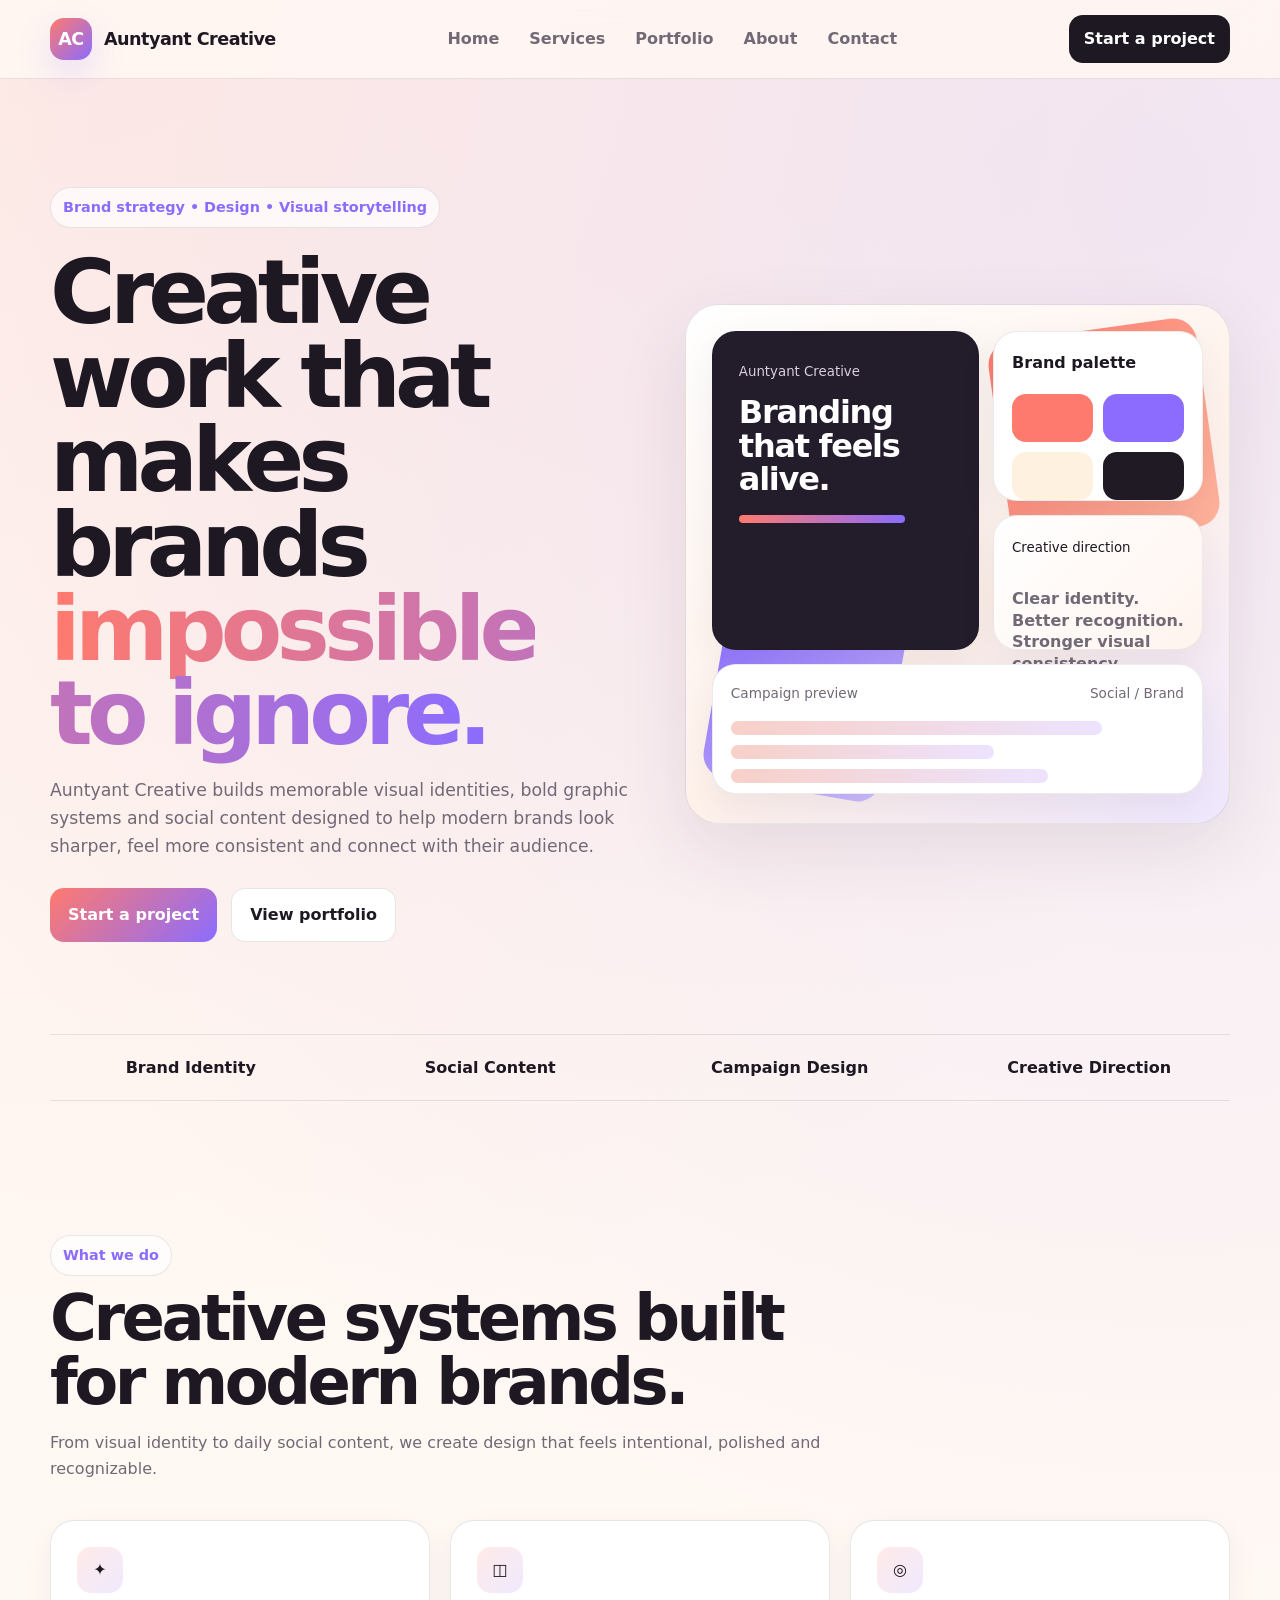
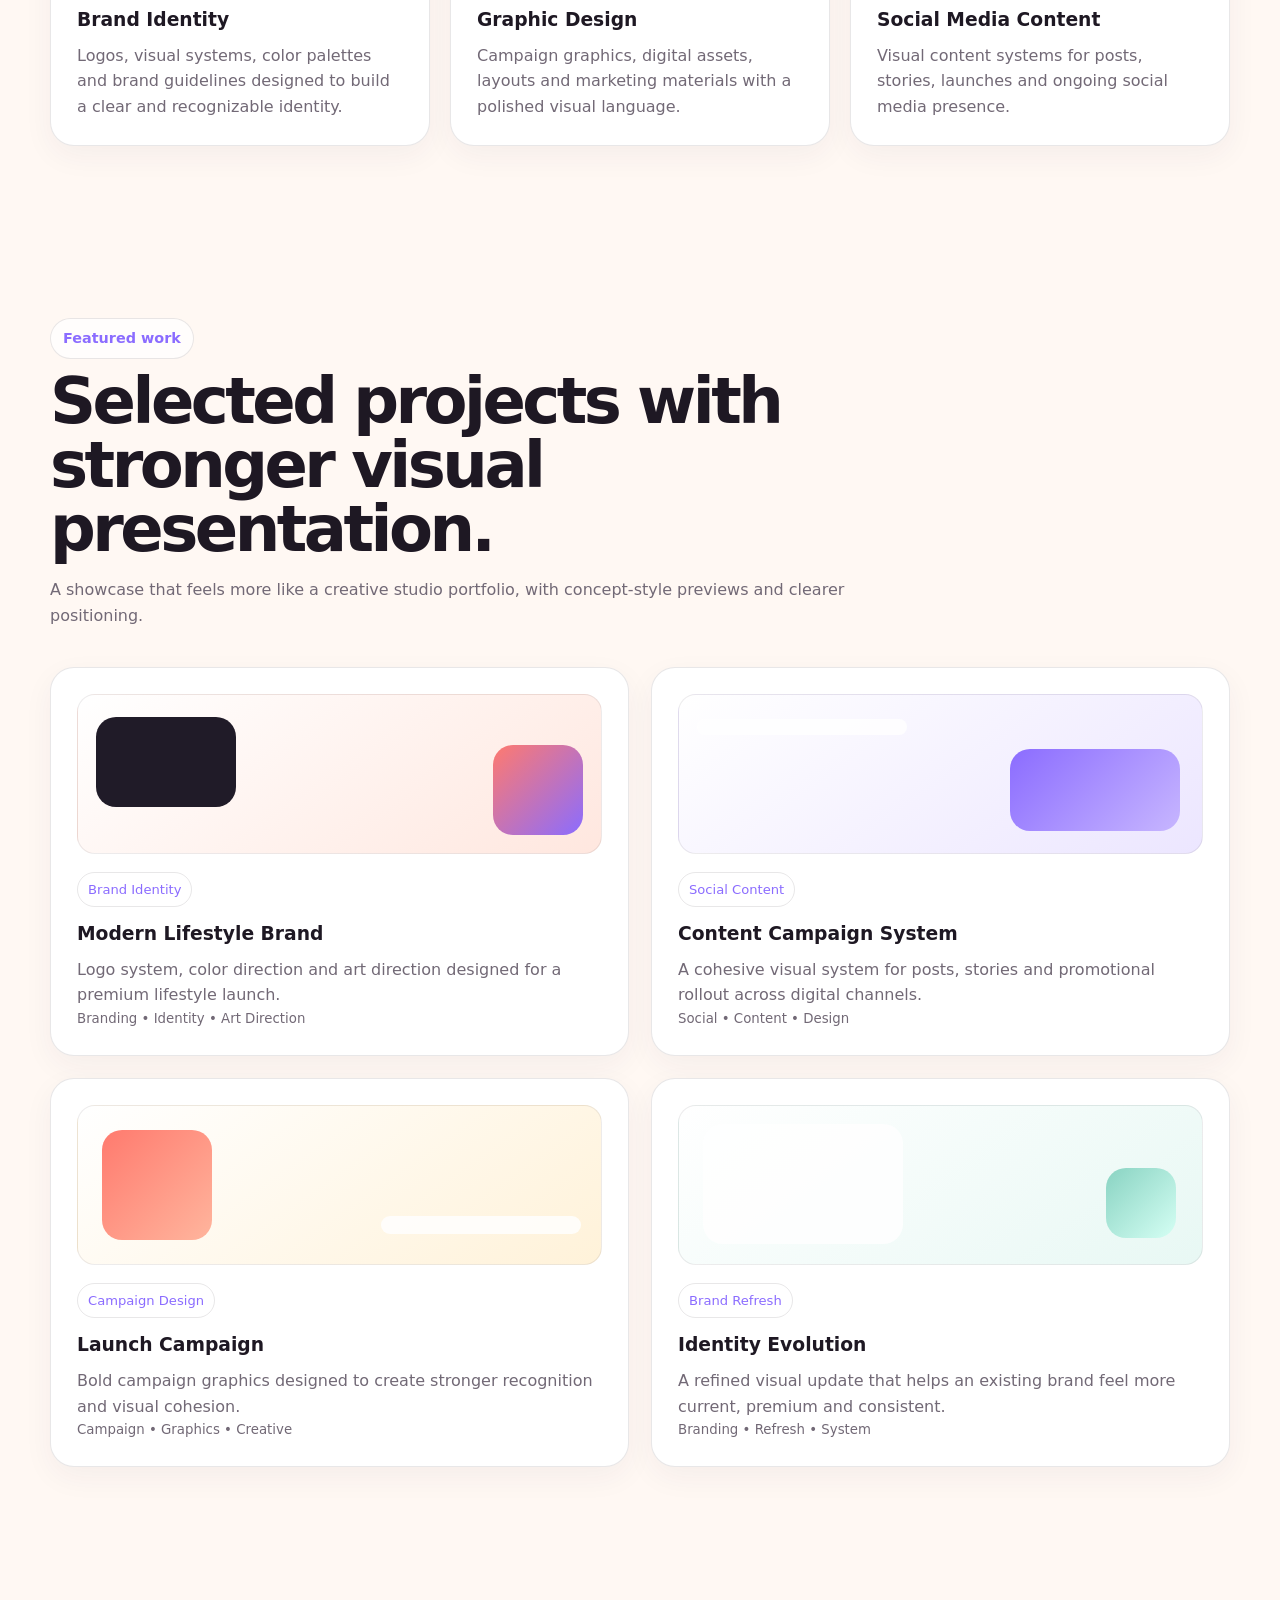
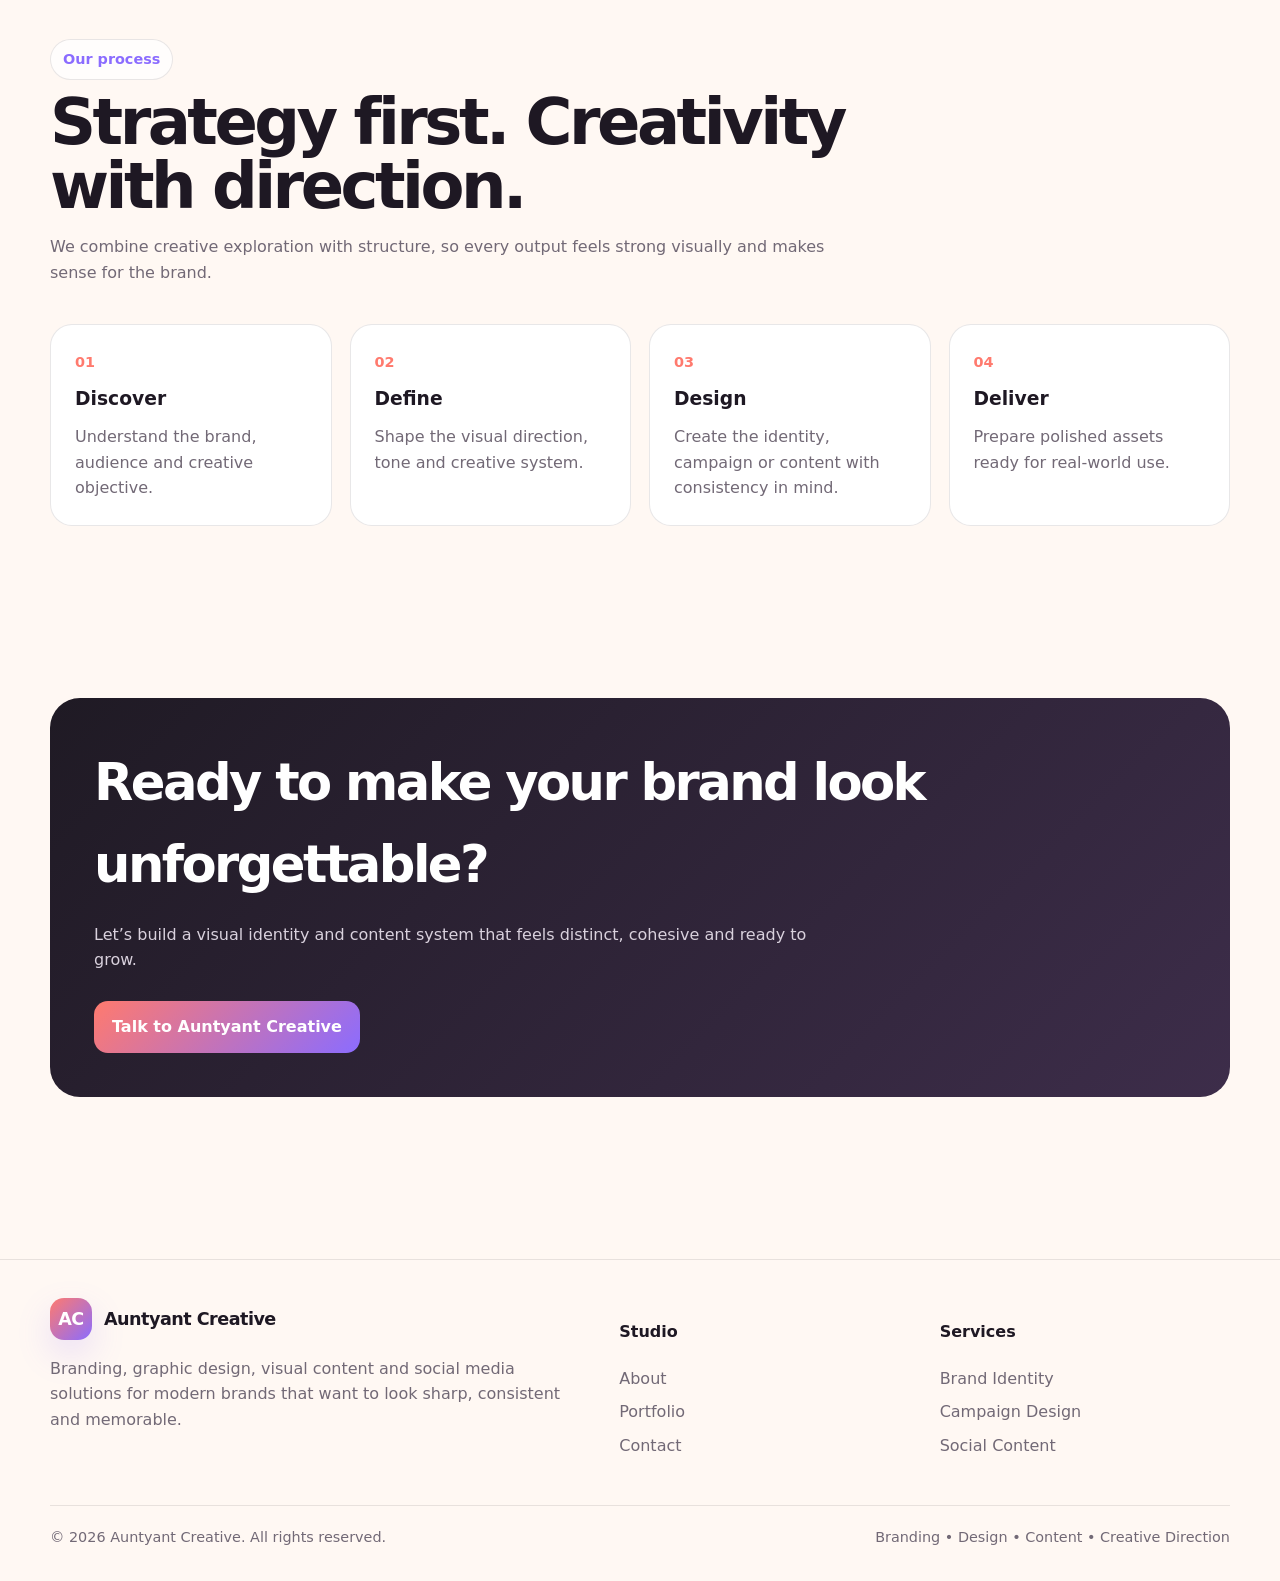
<file: index.html>
<!doctype html>
<html lang="en">
<head>
<meta charset="utf-8">
<meta name="viewport" content="width=device-width,initial-scale=1">
<meta name="description" content="Auntyant Creative — branding, graphic design, visual content and social media solutions.">
<title>Index | Auntyant Creative</title>
<link rel="stylesheet" href="assets/css/style.css">
</head>
<body>

<header><div class="container nav">
  <a class="brand" href="index.html"><span class="brand-mark">AC</span><span>Auntyant Creative</span></a>
  <nav class="navlinks">
    <a href="index.html">Home</a>
    <a href="services.html">Services</a>
    <a href="portfolio.html">Portfolio</a>
    <a href="about.html">About</a>
    <a href="contact.html">Contact</a>
  </nav>
  <a class="nav-cta" href="contact.html">Start a project</a>
</div></header>

<main>
<section class="hero">
  <div class="container hero-grid">
    <div>
      <span class="badge">Brand strategy • Design • Visual storytelling</span>
      <h1>Creative work that makes brands <span class="grad">impossible to ignore.</span></h1>
      <p>Auntyant Creative builds memorable visual identities, bold graphic systems and social content designed to help modern brands look sharper, feel more consistent and connect with their audience.</p>
      <div class="actions">
        <a class="btn primary" href="contact.html">Start a project</a>
        <a class="btn secondary" href="portfolio.html">View portfolio</a>
      </div>
    </div>
    <div class="hero-visual">
      <div class="blob one"></div>
      <div class="blob two"></div>
      <div class="board">
        <div class="tile poster">
          <small>Auntyant Creative</small>
          <h3>Branding that feels alive.</h3>
          <div class="line"></div>
        </div>
        <div class="tile swatches">
          <strong>Brand palette</strong>
          <div class="swatch-grid">
            <div class="sw a"></div><div class="sw b"></div><div class="sw c"></div><div class="sw d"></div>
          </div>
        </div>
        <div class="tile quote">
          <small>Creative direction</small>
          <p>Clear identity. Better recognition. Stronger visual consistency.</p>
        </div>
        <div class="tile mockup">
          <div class="mockup-top"><span>Campaign preview</span><span>Social / Brand</span></div>
          <div class="mockup-lines"><span></span><span></span><span></span></div>
        </div>
      </div>
    </div>
  </div>
</section>

<section class="trust-bar">
  <div class="container">
    <div class="trust">
      <div><span>Brand Identity</span></div>
      <div><span>Social Content</span></div>
      <div><span>Campaign Design</span></div>
      <div><span>Creative Direction</span></div>
    </div>
  </div>
</section>

<section class="section">
  <div class="container">
    <div class="section-head">
      <span class="badge">What we do</span>
      <h2>Creative systems built for modern brands.</h2>
      <p>From visual identity to daily social content, we create design that feels intentional, polished and recognizable.</p>
    </div>
    <div class="grid3">
      <article class="card">
        <div class="icon">✦</div>
        <h3>Brand Identity</h3>
        <p>Logos, visual systems, color palettes and brand guidelines designed to build a clear and recognizable identity.</p>
      </article>
      <article class="card">
        <div class="icon">◫</div>
        <h3>Graphic Design</h3>
        <p>Campaign graphics, digital assets, layouts and marketing materials with a polished visual language.</p>
      </article>
      <article class="card">
        <div class="icon">◎</div>
        <h3>Social Media Content</h3>
        <p>Visual content systems for posts, stories, launches and ongoing social media presence.</p>
      </article>
    </div>
  </div>
</section>

<section class="section">
  <div class="container">
    <div class="section-head">
      <span class="badge">Featured work</span>
      <h2>Selected projects with stronger visual presentation.</h2>
      <p>A showcase that feels more like a creative studio portfolio, with concept-style previews and clearer positioning.</p>
    </div>
    <div class="projects">
      <article class="card project">
        <div>
          <div class="preview"></div>
          <span class="tag">Brand Identity</span>
          <h3>Modern Lifestyle Brand</h3>
          <p>Logo system, color direction and art direction designed for a premium lifestyle launch.</p>
        </div>
        <small>Branding • Identity • Art Direction</small>
      </article>
      <article class="card project">
        <div>
          <div class="preview"></div>
          <span class="tag">Social Content</span>
          <h3>Content Campaign System</h3>
          <p>A cohesive visual system for posts, stories and promotional rollout across digital channels.</p>
        </div>
        <small>Social • Content • Design</small>
      </article>
      <article class="card project">
        <div>
          <div class="preview"></div>
          <span class="tag">Campaign Design</span>
          <h3>Launch Campaign</h3>
          <p>Bold campaign graphics designed to create stronger recognition and visual cohesion.</p>
        </div>
        <small>Campaign • Graphics • Creative</small>
      </article>
      <article class="card project">
        <div>
          <div class="preview"></div>
          <span class="tag">Brand Refresh</span>
          <h3>Identity Evolution</h3>
          <p>A refined visual update that helps an existing brand feel more current, premium and consistent.</p>
        </div>
        <small>Branding • Refresh • System</small>
      </article>
    </div>
  </div>
</section>

<section class="section">
  <div class="container">
    <div class="section-head">
      <span class="badge">Our process</span>
      <h2>Strategy first. Creativity with direction.</h2>
      <p>We combine creative exploration with structure, so every output feels strong visually and makes sense for the brand.</p>
    </div>
    <div class="process">
      <div class="step"><span>01</span><h3>Discover</h3><p>Understand the brand, audience and creative objective.</p></div>
      <div class="step"><span>02</span><h3>Define</h3><p>Shape the visual direction, tone and creative system.</p></div>
      <div class="step"><span>03</span><h3>Design</h3><p>Create the identity, campaign or content with consistency in mind.</p></div>
      <div class="step"><span>04</span><h3>Deliver</h3><p>Prepare polished assets ready for real-world use.</p></div>
    </div>
  </div>
</section>

<section class="section">
  <div class="container cta">
    <h2>Ready to make your brand look unforgettable?</h2>
    <p>Let’s build a visual identity and content system that feels distinct, cohesive and ready to grow.</p>
    <div class="actions"><a class="btn primary" href="contact.html">Talk to Auntyant Creative</a></div>
  </div>
</section>
</main>

<footer>
  <div class="container footer-grid">
    <div class="footer-brand">
      <a class="brand" href="index.html"><span class="brand-mark">AC</span><span>Auntyant Creative</span></a>
      <p>Branding, graphic design, visual content and social media solutions for modern brands that want to look sharp, consistent and memorable.</p>
    </div>
    <div class="footer-col">
      <h4>Studio</h4>
      <a href="about.html">About</a>
      <a href="portfolio.html">Portfolio</a>
      <a href="contact.html">Contact</a>
    </div>
    <div class="footer-col">
      <h4>Services</h4>
      <a href="services.html">Brand Identity</a>
      <a href="services.html">Campaign Design</a>
      <a href="services.html">Social Content</a>
    </div>
  </div>
  <div class="container footer-bottom">
    <span>© <span data-year></span> Auntyant Creative. All rights reserved.</span>
    <span>Branding • Design • Content • Creative Direction</span>
  </div>
</footer>
<script src="assets/js/main.js"></script>

</body>
</html>
</file>
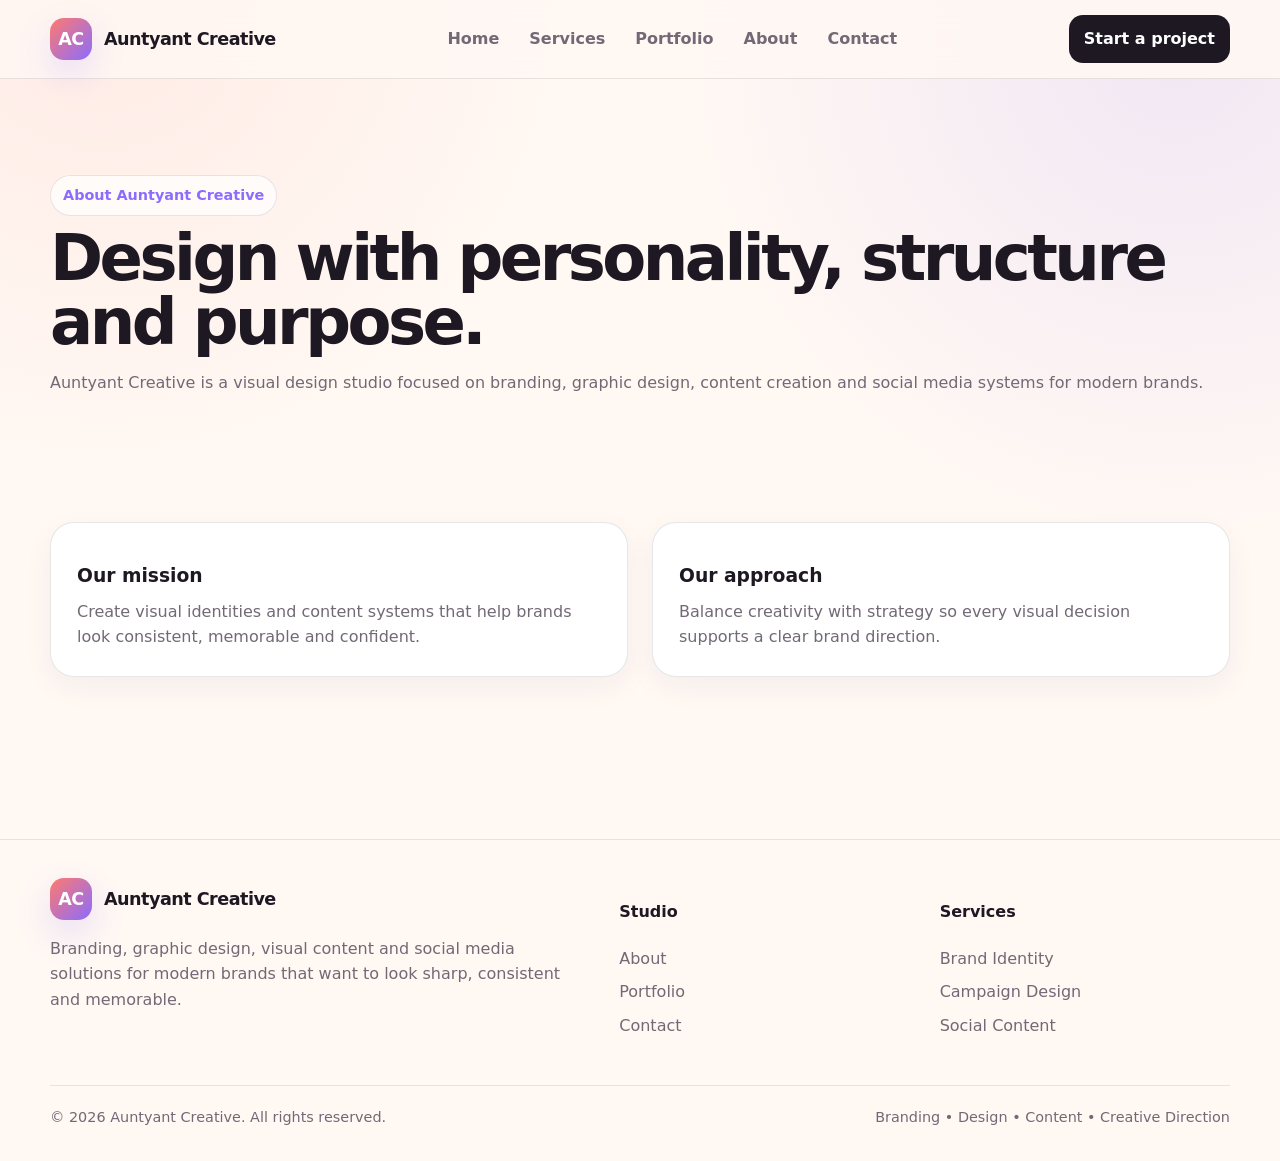
<file: about.html>
<!doctype html>
<html lang="en">
<head>
<meta charset="utf-8">
<meta name="viewport" content="width=device-width,initial-scale=1">
<meta name="description" content="Auntyant Creative — branding, graphic design, visual content and social media solutions.">
<title>About | Auntyant Creative</title>
<link rel="stylesheet" href="assets/css/style.css">
</head>
<body>

<header><div class="container nav">
  <a class="brand" href="index.html"><span class="brand-mark">AC</span><span>Auntyant Creative</span></a>
  <nav class="navlinks">
    <a href="index.html">Home</a>
    <a href="services.html">Services</a>
    <a href="portfolio.html">Portfolio</a>
    <a href="about.html">About</a>
    <a href="contact.html">Contact</a>
  </nav>
  <a class="nav-cta" href="contact.html">Start a project</a>
</div></header>

<main>
<section class="page"><div class="container">
  <span class="badge">About Auntyant Creative</span>
  <h1>Design with personality, structure and purpose.</h1>
  <p class="lead">Auntyant Creative is a visual design studio focused on branding, graphic design, content creation and social media systems for modern brands.</p>
</div></section>
<section class="section"><div class="container two">
  <div class="card"><h3>Our mission</h3><p>Create visual identities and content systems that help brands look consistent, memorable and confident.</p></div>
  <div class="card"><h3>Our approach</h3><p>Balance creativity with strategy so every visual decision supports a clear brand direction.</p></div>
</div></section>
</main>

<footer>
  <div class="container footer-grid">
    <div class="footer-brand">
      <a class="brand" href="index.html"><span class="brand-mark">AC</span><span>Auntyant Creative</span></a>
      <p>Branding, graphic design, visual content and social media solutions for modern brands that want to look sharp, consistent and memorable.</p>
    </div>
    <div class="footer-col">
      <h4>Studio</h4>
      <a href="about.html">About</a>
      <a href="portfolio.html">Portfolio</a>
      <a href="contact.html">Contact</a>
    </div>
    <div class="footer-col">
      <h4>Services</h4>
      <a href="services.html">Brand Identity</a>
      <a href="services.html">Campaign Design</a>
      <a href="services.html">Social Content</a>
    </div>
  </div>
  <div class="container footer-bottom">
    <span>© <span data-year></span> Auntyant Creative. All rights reserved.</span>
    <span>Branding • Design • Content • Creative Direction</span>
  </div>
</footer>
<script src="assets/js/main.js"></script>

</body>
</html>
</file>
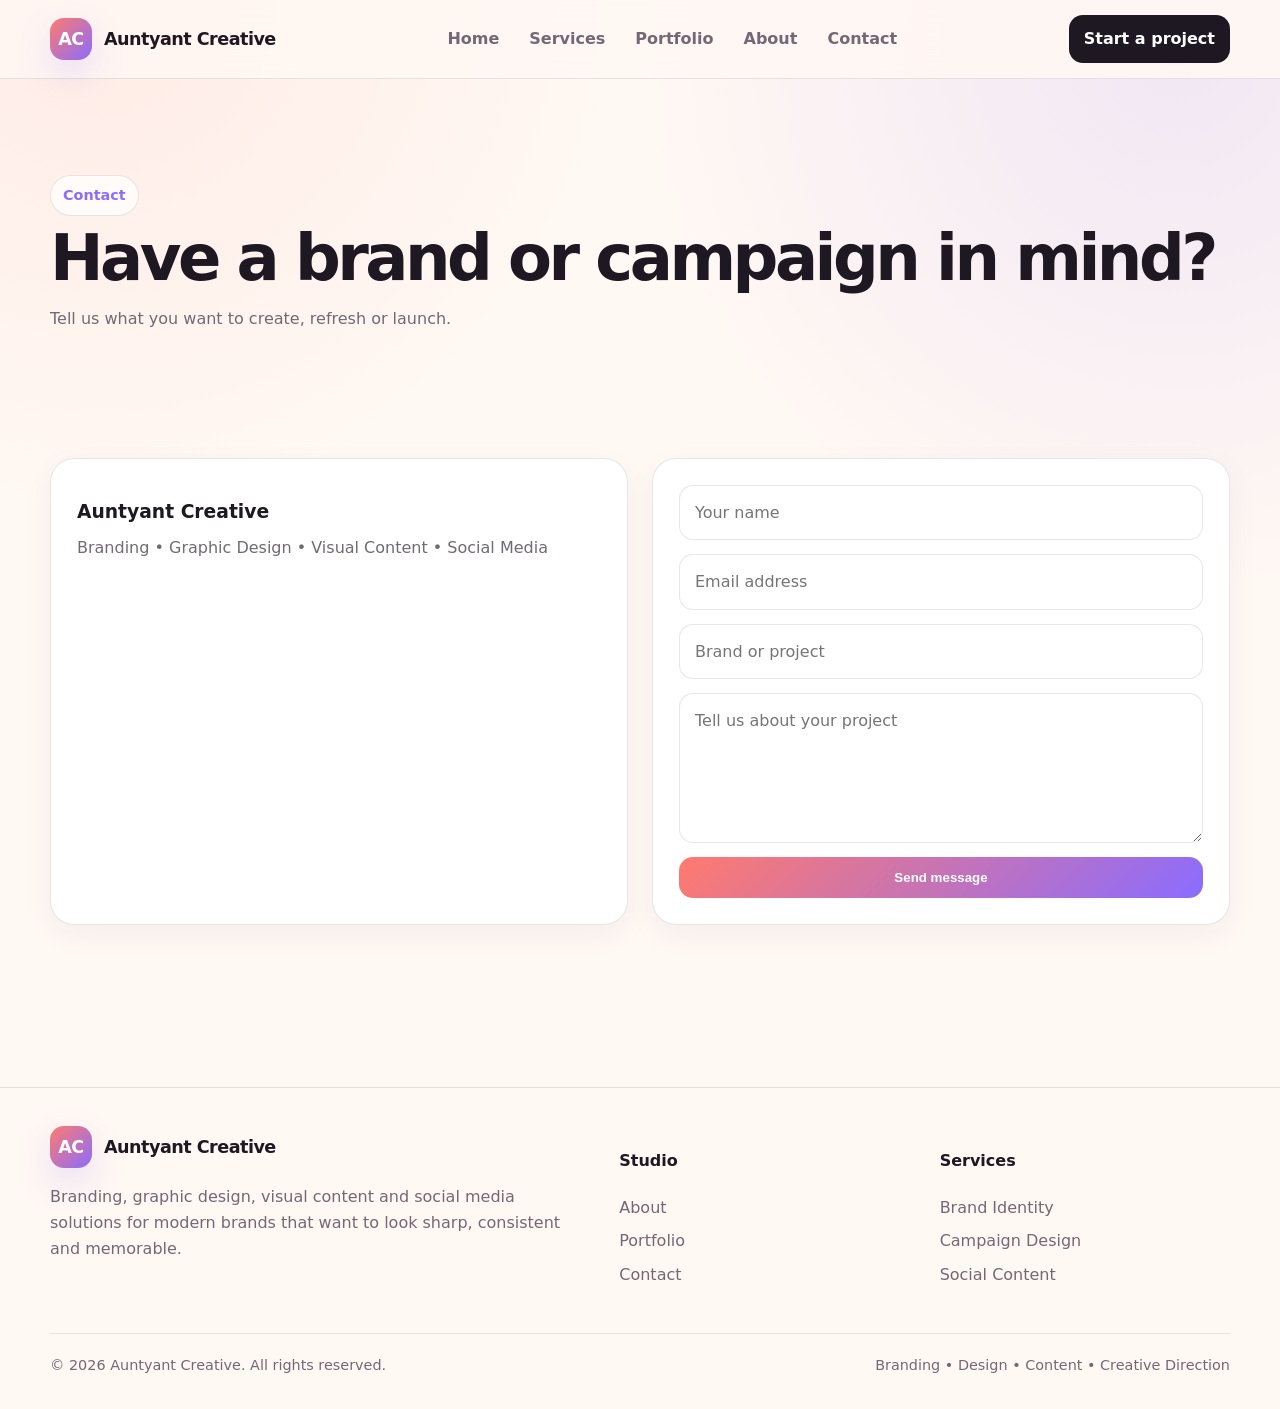
<file: contact.html>
<!doctype html>
<html lang="en">
<head>
<meta charset="utf-8">
<meta name="viewport" content="width=device-width,initial-scale=1">
<meta name="description" content="Auntyant Creative — branding, graphic design, visual content and social media solutions.">
<title>Contact | Auntyant Creative</title>
<link rel="stylesheet" href="assets/css/style.css">
</head>
<body>

<header><div class="container nav">
  <a class="brand" href="index.html"><span class="brand-mark">AC</span><span>Auntyant Creative</span></a>
  <nav class="navlinks">
    <a href="index.html">Home</a>
    <a href="services.html">Services</a>
    <a href="portfolio.html">Portfolio</a>
    <a href="about.html">About</a>
    <a href="contact.html">Contact</a>
  </nav>
  <a class="nav-cta" href="contact.html">Start a project</a>
</div></header>

<main>
<section class="page"><div class="container">
  <span class="badge">Contact</span>
  <h1>Have a brand or campaign in mind?</h1>
  <p class="lead">Tell us what you want to create, refresh or launch.</p>
</div></section>
<section class="section"><div class="container two">
  <div class="card"><h3>Auntyant Creative</h3><p>Branding • Graphic Design • Visual Content • Social Media</p></div>
  <form class="card" onsubmit="event.preventDefault();alert('Demo contact form');">
    <input placeholder="Your name" required>
    <input type="email" placeholder="Email address" required>
    <input placeholder="Brand or project">
    <textarea placeholder="Tell us about your project" required></textarea>
    <button class="btn primary" type="submit">Send message</button>
  </form>
</div></section>
</main>

<footer>
  <div class="container footer-grid">
    <div class="footer-brand">
      <a class="brand" href="index.html"><span class="brand-mark">AC</span><span>Auntyant Creative</span></a>
      <p>Branding, graphic design, visual content and social media solutions for modern brands that want to look sharp, consistent and memorable.</p>
    </div>
    <div class="footer-col">
      <h4>Studio</h4>
      <a href="about.html">About</a>
      <a href="portfolio.html">Portfolio</a>
      <a href="contact.html">Contact</a>
    </div>
    <div class="footer-col">
      <h4>Services</h4>
      <a href="services.html">Brand Identity</a>
      <a href="services.html">Campaign Design</a>
      <a href="services.html">Social Content</a>
    </div>
  </div>
  <div class="container footer-bottom">
    <span>© <span data-year></span> Auntyant Creative. All rights reserved.</span>
    <span>Branding • Design • Content • Creative Direction</span>
  </div>
</footer>
<script src="assets/js/main.js"></script>

</body>
</html>
</file>
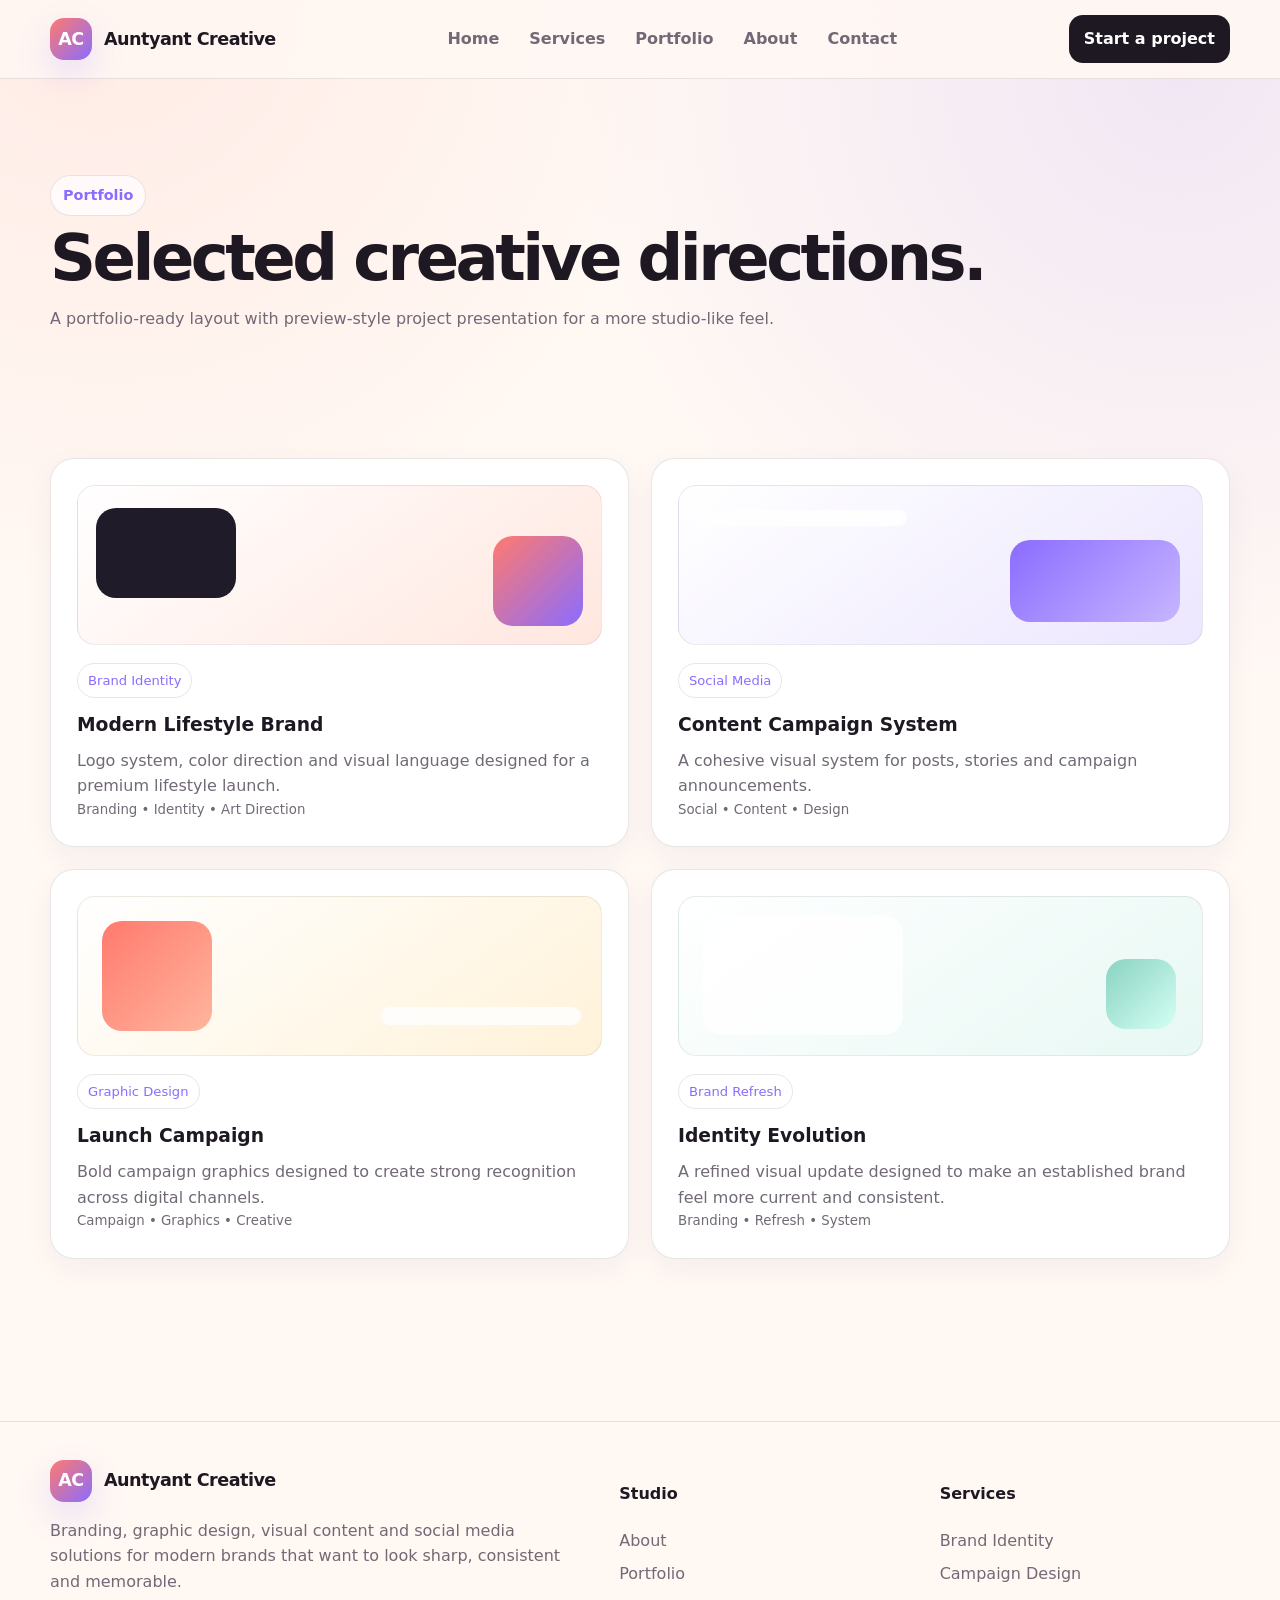
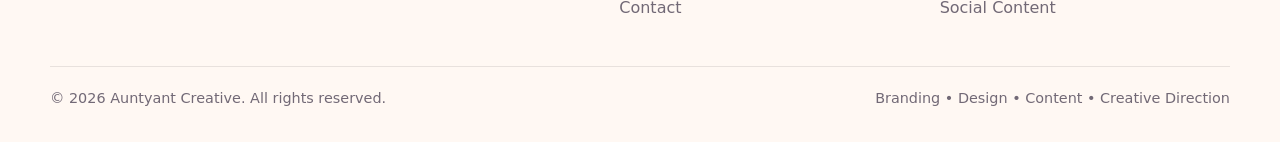
<file: portfolio.html>
<!doctype html>
<html lang="en">
<head>
<meta charset="utf-8">
<meta name="viewport" content="width=device-width,initial-scale=1">
<meta name="description" content="Auntyant Creative — branding, graphic design, visual content and social media solutions.">
<title>Portfolio | Auntyant Creative</title>
<link rel="stylesheet" href="assets/css/style.css">
</head>
<body>

<header><div class="container nav">
  <a class="brand" href="index.html"><span class="brand-mark">AC</span><span>Auntyant Creative</span></a>
  <nav class="navlinks">
    <a href="index.html">Home</a>
    <a href="services.html">Services</a>
    <a href="portfolio.html">Portfolio</a>
    <a href="about.html">About</a>
    <a href="contact.html">Contact</a>
  </nav>
  <a class="nav-cta" href="contact.html">Start a project</a>
</div></header>

<main>
<section class="page"><div class="container">
  <span class="badge">Portfolio</span>
  <h1>Selected creative directions.</h1>
  <p class="lead">A portfolio-ready layout with preview-style project presentation for a more studio-like feel.</p>
</div></section>
<section class="section"><div class="container projects">
  <article class="card project"><div><div class="preview"></div><span class="tag">Brand Identity</span><h3>Modern Lifestyle Brand</h3><p>Logo system, color direction and visual language designed for a premium lifestyle launch.</p></div><small>Branding • Identity • Art Direction</small></article>
  <article class="card project"><div><div class="preview"></div><span class="tag">Social Media</span><h3>Content Campaign System</h3><p>A cohesive visual system for posts, stories and campaign announcements.</p></div><small>Social • Content • Design</small></article>
  <article class="card project"><div><div class="preview"></div><span class="tag">Graphic Design</span><h3>Launch Campaign</h3><p>Bold campaign graphics designed to create strong recognition across digital channels.</p></div><small>Campaign • Graphics • Creative</small></article>
  <article class="card project"><div><div class="preview"></div><span class="tag">Brand Refresh</span><h3>Identity Evolution</h3><p>A refined visual update designed to make an established brand feel more current and consistent.</p></div><small>Branding • Refresh • System</small></article>
</div></section>
</main>

<footer>
  <div class="container footer-grid">
    <div class="footer-brand">
      <a class="brand" href="index.html"><span class="brand-mark">AC</span><span>Auntyant Creative</span></a>
      <p>Branding, graphic design, visual content and social media solutions for modern brands that want to look sharp, consistent and memorable.</p>
    </div>
    <div class="footer-col">
      <h4>Studio</h4>
      <a href="about.html">About</a>
      <a href="portfolio.html">Portfolio</a>
      <a href="contact.html">Contact</a>
    </div>
    <div class="footer-col">
      <h4>Services</h4>
      <a href="services.html">Brand Identity</a>
      <a href="services.html">Campaign Design</a>
      <a href="services.html">Social Content</a>
    </div>
  </div>
  <div class="container footer-bottom">
    <span>© <span data-year></span> Auntyant Creative. All rights reserved.</span>
    <span>Branding • Design • Content • Creative Direction</span>
  </div>
</footer>
<script src="assets/js/main.js"></script>

</body>
</html>
</file>
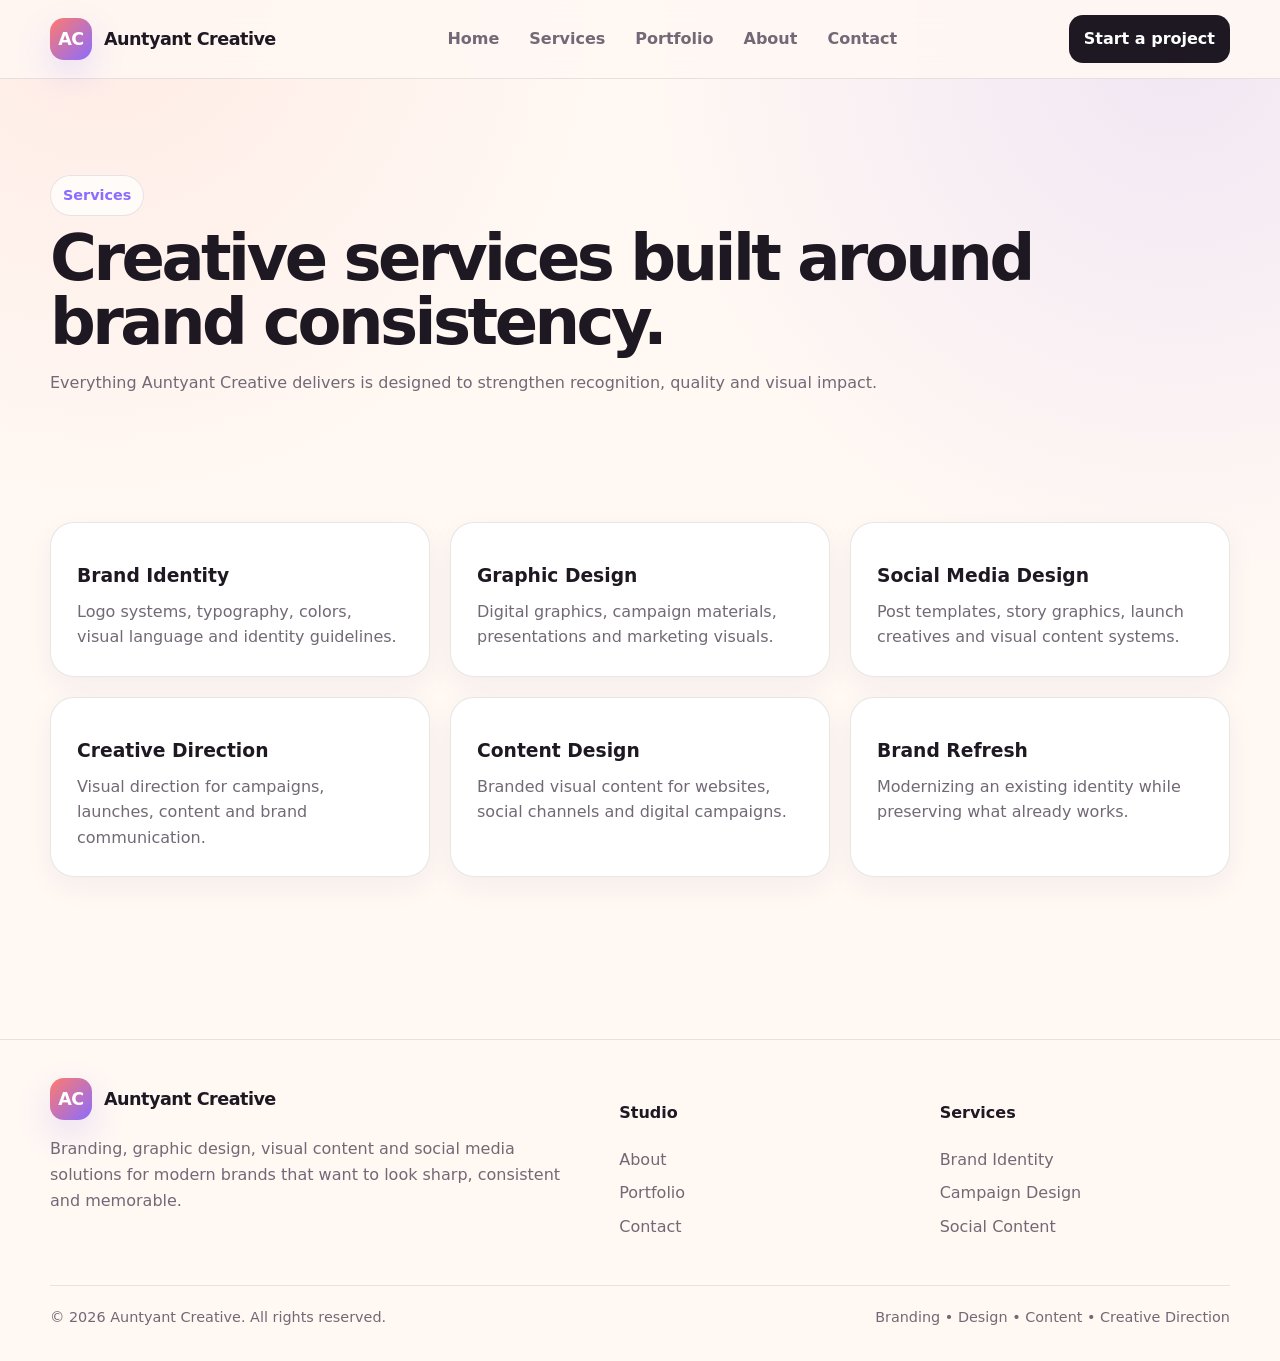
<file: services.html>
<!doctype html>
<html lang="en">
<head>
<meta charset="utf-8">
<meta name="viewport" content="width=device-width,initial-scale=1">
<meta name="description" content="Auntyant Creative — branding, graphic design, visual content and social media solutions.">
<title>Services | Auntyant Creative</title>
<link rel="stylesheet" href="assets/css/style.css">
</head>
<body>

<header><div class="container nav">
  <a class="brand" href="index.html"><span class="brand-mark">AC</span><span>Auntyant Creative</span></a>
  <nav class="navlinks">
    <a href="index.html">Home</a>
    <a href="services.html">Services</a>
    <a href="portfolio.html">Portfolio</a>
    <a href="about.html">About</a>
    <a href="contact.html">Contact</a>
  </nav>
  <a class="nav-cta" href="contact.html">Start a project</a>
</div></header>

<main>
<section class="page"><div class="container">
  <span class="badge">Services</span>
  <h1>Creative services built around brand consistency.</h1>
  <p class="lead">Everything Auntyant Creative delivers is designed to strengthen recognition, quality and visual impact.</p>
</div></section>
<section class="section"><div class="container grid3">
  <article class="card"><h3>Brand Identity</h3><p>Logo systems, typography, colors, visual language and identity guidelines.</p></article>
  <article class="card"><h3>Graphic Design</h3><p>Digital graphics, campaign materials, presentations and marketing visuals.</p></article>
  <article class="card"><h3>Social Media Design</h3><p>Post templates, story graphics, launch creatives and visual content systems.</p></article>
  <article class="card"><h3>Creative Direction</h3><p>Visual direction for campaigns, launches, content and brand communication.</p></article>
  <article class="card"><h3>Content Design</h3><p>Branded visual content for websites, social channels and digital campaigns.</p></article>
  <article class="card"><h3>Brand Refresh</h3><p>Modernizing an existing identity while preserving what already works.</p></article>
</div></section>
</main>

<footer>
  <div class="container footer-grid">
    <div class="footer-brand">
      <a class="brand" href="index.html"><span class="brand-mark">AC</span><span>Auntyant Creative</span></a>
      <p>Branding, graphic design, visual content and social media solutions for modern brands that want to look sharp, consistent and memorable.</p>
    </div>
    <div class="footer-col">
      <h4>Studio</h4>
      <a href="about.html">About</a>
      <a href="portfolio.html">Portfolio</a>
      <a href="contact.html">Contact</a>
    </div>
    <div class="footer-col">
      <h4>Services</h4>
      <a href="services.html">Brand Identity</a>
      <a href="services.html">Campaign Design</a>
      <a href="services.html">Social Content</a>
    </div>
  </div>
  <div class="container footer-bottom">
    <span>© <span data-year></span> Auntyant Creative. All rights reserved.</span>
    <span>Branding • Design • Content • Creative Direction</span>
  </div>
</footer>
<script src="assets/js/main.js"></script>

</body>
</html>
</file>
<file: assets/css/style.css>
:root{
  --bg:#fff8f3;
  --bg-soft:#fff2ec;
  --ink:#1e1823;
  --muted:#726976;
  --line:rgba(30,24,35,.10);
  --card:#ffffff;
  --coral:#ff7a6e;
  --violet:#8b6cff;
  --peach:#ffb59d;
  --cream:#fff1df;
  --lilac:#efe8ff;
  --shadow:0 26px 70px rgba(67,45,78,.10);
}
*{box-sizing:border-box}
html{scroll-behavior:smooth}
body{
  margin:0;
  font-family:Inter,ui-sans-serif,system-ui,-apple-system,BlinkMacSystemFont,"Segoe UI",sans-serif;
  color:var(--ink);
  background:
    radial-gradient(circle at 8% 0%,rgba(255,122,110,.10),transparent 28%),
    radial-gradient(circle at 92% 4%,rgba(139,108,255,.12),transparent 30%),
    var(--bg);
  line-height:1.6;
}
a{text-decoration:none;color:inherit}
.container{width:min(1180px,calc(100% - 40px));margin:auto}
header{
  position:sticky;top:0;z-index:40;
  background:rgba(255,248,243,.88);
  backdrop-filter:blur(16px);
  border-bottom:1px solid var(--line)
}
.nav{
  min-height:78px;display:grid;grid-template-columns:auto 1fr auto;align-items:center;
  gap:24px;
}
.brand{display:flex;align-items:center;gap:12px;font-weight:900;letter-spacing:-.03em;font-size:1.1rem}
.brand-mark{
  width:42px;height:42px;border-radius:14px;
  display:grid;place-items:center;
  background:linear-gradient(135deg,var(--coral),var(--violet));
  color:#fff;font-weight:900;box-shadow:0 14px 34px rgba(139,108,255,.18)
}
.navlinks{
  display:flex;justify-content:center;align-items:center;gap:30px;
  color:var(--muted);font-weight:600
}
.navlinks a{position:relative}
.navlinks a:after{
  content:"";position:absolute;left:0;right:0;bottom:-8px;height:2px;border-radius:99px;
  background:linear-gradient(90deg,var(--coral),var(--violet));
  transform:scaleX(0);transform-origin:center;transition:.2s
}
.navlinks a:hover{color:var(--ink)}
.navlinks a:hover:after{transform:scaleX(1)}
.nav-cta{
  padding:11px 15px;border-radius:14px;
  background:var(--ink);color:#fff;font-weight:800
}

.hero{padding:108px 0 84px}
.hero-grid{display:grid;grid-template-columns:1.03fr .97fr;gap:56px;align-items:center}
.badge{
  display:inline-flex;padding:8px 12px;border-radius:999px;
  border:1px solid var(--line);background:rgba(255,255,255,.7);
  color:var(--violet);font-size:.9rem;font-weight:800
}
.hero h1{
  font-size:clamp(3.25rem,7vw,6.6rem);
  line-height:.94;letter-spacing:-.065em;margin:22px 0 22px
}
.grad{
  background:linear-gradient(90deg,var(--coral),var(--violet));
  -webkit-background-clip:text;background-clip:text;color:transparent
}
.hero p{color:var(--muted);font-size:1.08rem;max-width:720px}
.actions{display:flex;gap:14px;flex-wrap:wrap;margin-top:28px}
.btn{
  display:inline-flex;align-items:center;justify-content:center;
  padding:13px 18px;border-radius:14px;font-weight:850;
  border:1px solid var(--line);transition:.2s ease
}
.btn:hover{transform:translateY(-2px)}
.primary{background:linear-gradient(135deg,var(--coral),var(--violet));color:#fff;border:0}
.secondary{background:#fff}
.hero-visual{
  min-height:520px;border-radius:34px;border:1px solid var(--line);
  background:linear-gradient(145deg,#fff,#fff2eb 56%,#efe8ff);
  box-shadow:var(--shadow);padding:26px;position:relative;overflow:hidden
}
.blob,.tile{position:absolute;border-radius:24px}
.blob.one{width:210px;height:210px;right:20px;top:24px;background:linear-gradient(135deg,var(--coral),var(--peach));transform:rotate(-8deg)}
.blob.two{width:180px;height:180px;left:28px;bottom:32px;background:linear-gradient(135deg,var(--violet),#cdbfff);transform:rotate(10deg)}
.board{
  position:relative;z-index:2;display:grid;grid-template-columns:1.12fr .88fr;
  grid-template-rows:170px 135px 130px;gap:14px;height:100%
}
.tile{
  position:relative;border:1px solid rgba(30,24,35,.08);
  background:rgba(255,255,255,.82);backdrop-filter:blur(8px);
  box-shadow:0 14px 36px rgba(67,45,78,.08)
}
.board .poster{grid-column:1;grid-row:1 / span 2;padding:26px;background:#231c2b;color:#fff}
.board .poster small{color:#d9cfde}
.board .poster h3{font-size:2rem;line-height:1.05;letter-spacing:-.04em;margin:12px 0 18px}
.board .poster .line{height:8px;border-radius:99px;background:linear-gradient(90deg,var(--coral),var(--violet));width:78%}
.board .swatches{grid-column:2;grid-row:1;padding:18px;background:#fff}
.swatch-grid{display:grid;grid-template-columns:repeat(2,1fr);gap:10px;margin-top:18px}
.sw{height:48px;border-radius:14px}
.sw.a{background:var(--coral)} .sw.b{background:var(--violet)} .sw.c{background:var(--cream)} .sw.d{background:#1f1a24}
.board .quote{grid-column:2;grid-row:2;padding:18px;background:linear-gradient(135deg,#fff,#fff4ee)}
.quote p{margin:28px 0 0;font-size:1rem;font-weight:700;line-height:1.35}
.board .mockup{grid-column:1 / span 2;grid-row:3;padding:18px;background:#fff}
.mockup-top{display:flex;justify-content:space-between;color:var(--muted);font-size:.85rem;margin-bottom:16px}
.mockup-lines{display:grid;gap:10px}
.mockup-lines span{display:block;height:14px;border-radius:99px;background:linear-gradient(90deg,#f7d0c8,#ede3ff)}
.mockup-lines span:nth-child(1){width:82%}
.mockup-lines span:nth-child(2){width:58%}
.mockup-lines span:nth-child(3){width:70%}

.trust-bar{padding:8px 0 48px}
.trust{
  display:grid;grid-template-columns:repeat(4,1fr);gap:18px;
  padding:20px 0;border-top:1px solid var(--line);border-bottom:1px solid var(--line)
}
.trust div{font-weight:800;color:var(--muted);text-align:center}
.trust span{color:var(--ink)}

.section{padding:86px 0}
.section-head{max-width:800px;margin-bottom:38px}
.section-head h2,.page h1{
  font-size:clamp(2.3rem,5vw,4.6rem);line-height:1;letter-spacing:-.055em;margin:10px 0 16px
}
.section-head p,.page p.lead{color:var(--muted);margin:0}
.grid3{display:grid;grid-template-columns:repeat(3,1fr);gap:20px}
.card{
  background:#fff;border:1px solid var(--line);border-radius:24px;padding:26px;
  box-shadow:0 10px 30px rgba(67,45,78,.05)
}
.icon{
  width:46px;height:46px;border-radius:14px;display:grid;place-items:center;
  background:linear-gradient(135deg,rgba(255,122,110,.16),rgba(139,108,255,.14))
}
.card h3{margin:12px 0 8px}
.card p{margin:0;color:var(--muted)}

.projects{display:grid;grid-template-columns:repeat(2,1fr);gap:22px}
.project{
  min-height:320px;display:flex;flex-direction:column;justify-content:space-between
}
.project .preview{
  height:160px;border-radius:18px;margin-bottom:18px;border:1px solid rgba(30,24,35,.08);
  overflow:hidden;position:relative
}
.project:nth-child(1) .preview{background:linear-gradient(145deg,#fff,#ffe7df)}
.project:nth-child(2) .preview{background:linear-gradient(145deg,#fff,#ece6ff)}
.project:nth-child(3) .preview{background:linear-gradient(145deg,#fff,#fff2d9)}
.project:nth-child(4) .preview{background:linear-gradient(145deg,#fff,#e8f8f4)}
.preview:before,.preview:after{content:"";position:absolute;border-radius:20px}
.project:nth-child(1) .preview:before{width:140px;height:90px;left:18px;top:22px;background:#201b28}
.project:nth-child(1) .preview:after{width:90px;height:90px;right:18px;bottom:18px;background:linear-gradient(135deg,var(--coral),var(--violet))}
.project:nth-child(2) .preview:before{width:210px;height:16px;left:18px;top:24px;background:#ffffffd0}
.project:nth-child(2) .preview:after{width:170px;height:82px;right:22px;bottom:22px;background:linear-gradient(135deg,var(--violet),#c7b6ff)}
.project:nth-child(3) .preview:before{width:110px;height:110px;left:24px;top:24px;background:linear-gradient(135deg,var(--coral),var(--peach))}
.project:nth-child(3) .preview:after{width:200px;height:18px;right:20px;bottom:30px;background:#ffffffd4}
.project:nth-child(4) .preview:before{width:200px;height:120px;left:24px;top:18px;background:#ffffffd4}
.project:nth-child(4) .preview:after{width:70px;height:70px;right:26px;bottom:26px;background:linear-gradient(135deg,#89d3c2,#d5fff4)}

.tag{
  display:inline-flex;width:max-content;padding:6px 10px;border-radius:999px;
  border:1px solid var(--line);font-size:.82rem;color:var(--violet)
}
.project small{color:var(--muted)}

.process{display:grid;grid-template-columns:repeat(4,1fr);gap:18px}
.step{background:#fff;border:1px solid var(--line);border-radius:22px;padding:24px}
.step span{color:var(--coral);font-weight:900;font-size:.9rem}
.step h3{margin:10px 0}
.step p{margin:0;color:var(--muted)}

.page{padding:96px 0 40px}
.two{display:grid;grid-template-columns:1fr 1fr;gap:24px}
.cta{
  padding:44px;border-radius:30px;
  background:linear-gradient(135deg,#1f1a24,#3d2d4a);color:#fff
}
.cta h2{font-size:clamp(2rem,4vw,3.4rem);letter-spacing:-.05em;margin:0 0 12px}
.cta p{color:#d9d1dd;max-width:760px}
form{display:grid;gap:14px}
input,textarea{
  width:100%;padding:14px 15px;border:1px solid var(--line);border-radius:14px;
  background:#fff;color:var(--ink);font:inherit;outline:none
}
textarea{min-height:150px;resize:vertical}
input:focus,textarea:focus{border-color:var(--violet)}

footer{border-top:1px solid var(--line);margin-top:76px}
.footer-grid{display:grid;grid-template-columns:1.3fr .7fr .7fr;gap:30px;padding:38px 0}
.footer-brand p,.footer-col a{color:var(--muted)}
.footer-col a{display:block;margin:8px 0}
.footer-col a:hover{color:var(--ink)}
.footer-bottom{
  border-top:1px solid var(--line);padding:20px 0 32px;
  color:var(--muted);font-size:.9rem;display:flex;justify-content:space-between;gap:20px
}

@media(max-width:980px){
  .hero-grid,.grid3,.projects,.two,.footer-grid{grid-template-columns:1fr}
  .process,.trust{grid-template-columns:1fr 1fr}
  .nav{grid-template-columns:auto 1fr}
  .nav-cta{display:none}
  .navlinks{justify-content:flex-end;gap:16px}
}
@media(max-width:640px){
  .process,.trust,.board{grid-template-columns:1fr}
  .board{display:block}
  .board .tile{position:relative;margin-bottom:14px}
}
</file>
